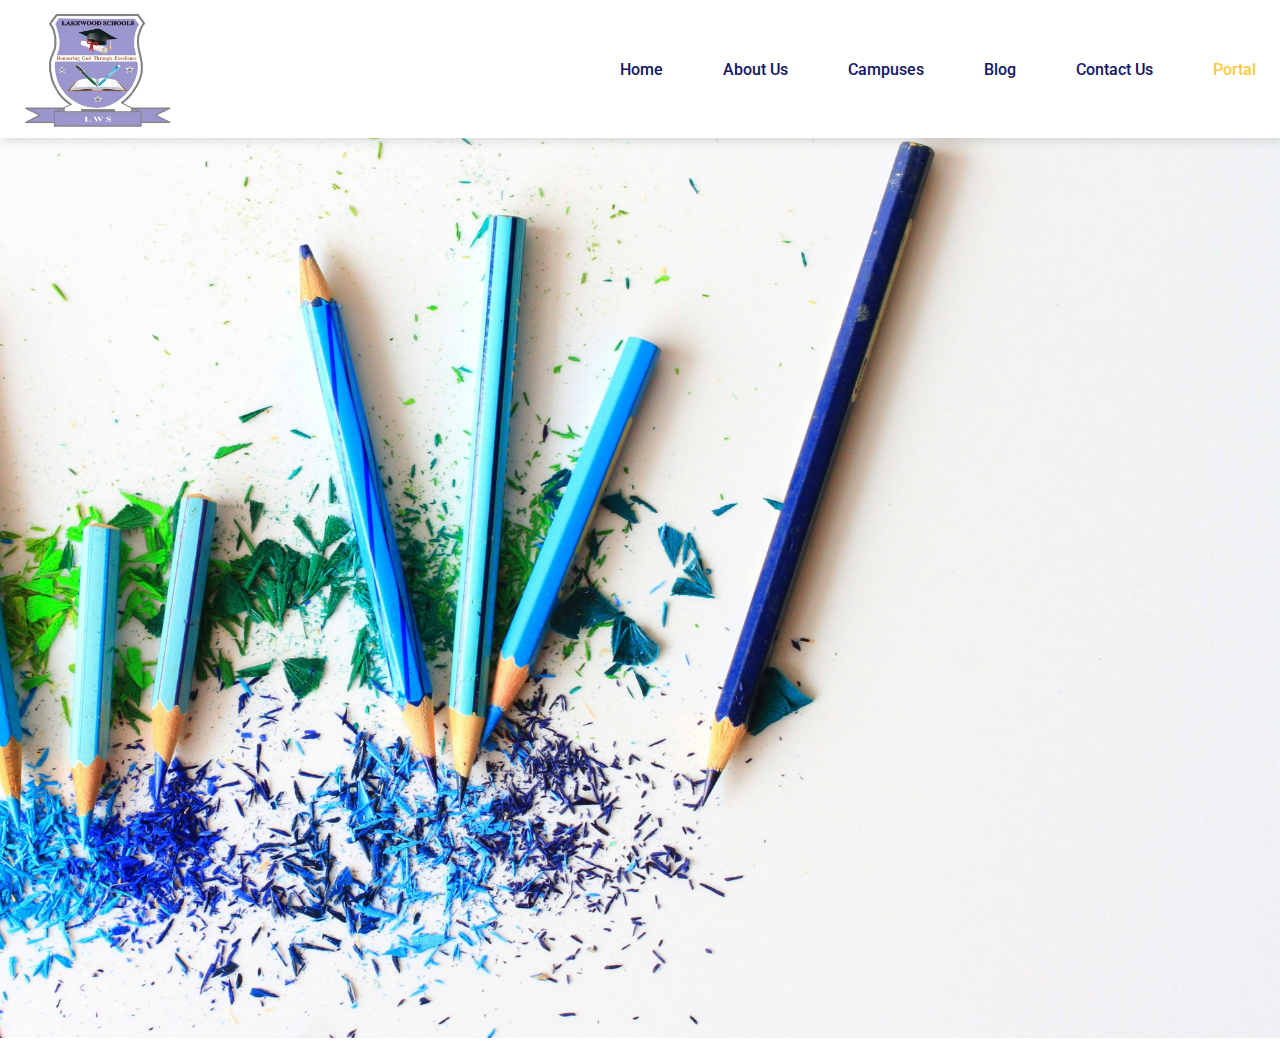
<file: portal.html>
<!DOCTYPE html>
<html lang="en">

<head>
    <meta charset="UTF-8">
    <meta http-equiv="X-UA-Compatible" content="IE=edge">
    <meta name="viewport" content="width=device-width, initial-scale=1.0">
    <title>LakeWood Schools-Best Schools in Kenya</title>

    <link rel="stylesheet" href="style.css">
    <link rel="fontawsome" href="https://cdnjs.cloudflare.com/ajax/libs/font-awesome/6.4.0/css/all.min.css">
    <link rel="preconnect" href="https://fonts.googleapis.com">
    <link rel="preconnect" href="https://fonts.gstatic.com" crossorigin>
    <link href="https://fonts.googleapis.com/css2?family=Poppins:wght@100;200;300;400;500;600;700;800;900&display=swap"
        rel="stylesheet">
    <link rel="stylesheet" href="https://cdnjs.cloudflare.com/ajax/libs/font-awesome/6.4.0/css/all.min.css">
    <script src="https://cdnjs.cloudflare.com/ajax/libs/jquery/3.7.1/jquery.min.js" integrity="sha512-v2CJ7UaYy4JwqLDIrZUI/4hqeoQieOmAZNXBeQyjo21dadnwR+8ZaIJVT8EE2iyI61OV8e6M8PP2/4hpQINQ/g==" crossorigin="anonymous" referrerpolicy="no-referrer"></script>



<style>

    /* Base styles */
:root {
    --primary-color: #a081cb;
    --hover-color: gold;
    --text-color: #333;
}

 *{
        margin:0;
        padding: 0;
        box-sizing: border-box;
    }


    

    html{
        font-family: poppins, 'Segoe UI', Tahoma, Geneva, Verdana, sans-serif;
        font-size: 12px;
        color: var(--text-color);
        text-align: center;
    }


    body{
    min-height: 100vh;
    background-image: url(./Images/portalbackground.jpg);
    background-size: cover;
    overflow: hidden;
    background-position: right;
    overflow: hidden;
    
}




/* Wrapper and form styles */
.wrapper{
    box-sizing: border-box;
    background-color: var(white);
    min-height: 100vh;
    width: max(40%, 600px);
    padding: 20px;
    border-radius: 0 20px 20px 0;
    display: flex;
    flex-direction: column;
    align-items: center;
    justify-content: center;

}

 h1{
    font-size: 3rem;
    font-weight: 900;
    text-transform: uppercase;
    color: rgb(15, 28, 33);
}

form{
    width: min(400px, 100%);
    margin-top: 20px;
    margin-bottom: 50px;
    display: flex;
    flex-direction: column;
    align-items: center;
    gap: 10px;
}

 form > div{
    width: 100%;
    display: flex;
    justify-content: center;
}

 form label{
    flex-shrink: 0;
    height: 50px;
    width: 50px;
    background-color: var(rgb(168, 114, 215));
    fill: #a081cb;
    color:white;
    border-radius: 10px 0 0 10px;
    display: flex;
    justify-content: center;
    align-items: center;
    font-size: 1.5rem;
    font-weight: 500;
}

form input{
    box-sizing: border-box;
    flex-grow: 1;
    min-width: 0;
    height: 50px;
    padding: 1em;
    font: inherit;
    border-radius: 0 10px 10px 0;
    border: 2px solid rgb(151, 139, 169);
    background-color: rgb(220, 173, 255);
    transition: 150ms ease;
}

form input:hover{
    border: 2px solid rgb(142, 61, 255);
}

form input:focus{
    outline: none;
    border-color: gold;
}

div:has(input:focus) > label{
    background-color: black;
    opacity: 1;

}

form input::placeholder{
    color: black;
}

form button{
    margin-top: 10px;
    border: none;
    border-radius: 1000px;
    padding: .85em 4em;
    background-color: #a081cb;
    font: inherit;
    font-weight: 600;
    text-transform: uppercase;
    cursor: pointer;
    transition: 180ms ease;
}

form button:hover{
    background-color: gold;
    outline: none;
}

a{
    text-decoration: none;
    color: rgb(25, 0, 255);
    font-size: large;
    font-weight: bold;
   
}

a:hover{
    text-decoration: underline;
}


 form div.incorrect label{
    background-color: rgb(246, 90, 90);
} 

form div .incorrect input{
    border-color: rgb(246, 90, 90);
}

/* Add these CSS rules for incorrect inputs/errors */
.incorrect label {
    background-color: rgb(246, 90, 90) !important;
}

.incorrect input {
    border-color: rgb(246, 90, 90) !important;
}

#error-message {
    color: #ff0000;
    margin: 10px 0;
    font-size: 14px;
}





/* Responsive styles */
@media (max-width: 769px) {
    .wrapper {
        width: 100%;
        padding: 15px;
    }

    nav {
        width: 100%;
        padding: 15px;
    }




    nav .navigation ul {
        position: fixed;
        top: 0;
        right: -220px;
        width: 220px;
        height: 100vh;
        background: rgba(17, 20, 104, 0.95);
        padding: 40px 0;
        transition: 0.3s ease;
    }

     
    nav .navigation ul.active {
        right: 0;
    }
    
    nav .navigation ul li {
        padding: 15px;
    }

    
    nav .navigation ul li a {
        color: white;
    }

       #menu-btn {
        display: initial;
        font-size: 1.5rem;
    }

        #menu-close {
        display: initial;
        position: absolute;
        top: 20px;
        right: 20px;
        color: white;
        font-size: 1.5rem;
    }

   


    form {
        width: 100%;
        padding: 0 10px;
    }

    form input {
        font-size: 14px;
    }

    form button {
        width: 100%;
        padding: 12px;
    }

}



@media (max-width: 475px) {
    html {
        font-size: 10px;
    }

    .wrapper {
        padding: 10px;
    }

    h1 {
        font-size: 2.5rem;
    }

    form label {
        width: 40px;
        height: 40px;
    }

    form input {
        height: 40px;
        padding: 0.8em;
    }

    nav img {
        width: 120px;
    }
}

@media (min-width: 770px) and (max-width: 1024px) {
    .wrapper {
        width: 50%;
    }

    form {
        width: 90%;
    }

    nav {
        width: 50%;
   }
}







</style>





</head>

<body >


    <!--Navigation-->
    <nav>
        <img src="./Images/WhatsApp Image 2025-09-13 at 16.07.17_c97ed739.jpg" alt="">
        <div class="navigation">
            <ul>
                <i id="menu-close"  class="fa-solid fa-xmark"></i>
                <li><a  href="index.html">Home</a></li>
                <li><a href="about.html">About Us</a></li>
                <li><a href="campuses.html">Campuses</a></li>
                <li><a href="blog.html">Blog</a></li>
                <li><a  href="contact.html">Contact Us</a></li>
                <li><a  class="active"  href="portal.html">Portal</a></li>
            </ul>
            <i id="menu-btn" class="fa-solid fa-bars"></i>
        </div>
    </nav>
    <!--End of Navigation-->


    <!--Sign Up-->
<section id="Signup" class="animate fade-in"> 
    <div class="wrapper animate scale-up">
        <h1>Login</h1>
        <p id="error-message"></p>
        <form id="form" action="">  <!--The action i for the back-end-->
        <div>
            <label for="email-input">
                <i class="fa-solid fa-envelope"></i>
            </label>
            <input type="email" name="email" id="email-input" placeholder="Email">
        </div>
        <div>
            <label for="password-input">
                <i class="fa-solid fa-key"></i>
            </label>
            <input required type="password" name="password" id="password-input" placeholder="Password">
        </div>
        <button type="submit">Login</button>
        </form> 
        
        <p>New here?<a href="signup.html"> creat an account </a> </p>

    </div>


   </section> 






























































    <script type="text/javascript" src="script.js"  defer></script>
    
    

    <script>
// Get form elements
const form = document.querySelector("#form");
const emailInput = document.querySelector('#email-input');
const passwordInput = document.querySelector('#password-input');
const errorMessage = document.querySelector('#error-message');

// Form submission handler
form.addEventListener('submit', function(e) {
    e.preventDefault();
    
    // Reset error states
    clearErrorStates();
    
    // Validate form
    const errors = validateLoginForm();
    
    if(errors.length > 0) {
        // Show errors if any
        showErrors(errors);
    } else {
        // Submit form if no errors
        form.submit();
    }
});

// Login form validation
function validateLoginForm() {
    const errors = [];
    
    // Email validation
    if(!emailInput.value.trim()) {
        errors.push('Email is required');
        markAsIncorrect(emailInput);
    } else if(!isValidEmail(emailInput.value)) {
        errors.push('Please enter a valid email');
        markAsIncorrect(emailInput);
    }
    
    // Password validation
    if(!passwordInput.value) {
        errors.push('Password is required');
        markAsIncorrect(passwordInput);
    } else if(passwordInput.value.length < 8) {
        errors.push('Password must be at least 8 characters');
        markAsIncorrect(passwordInput);
    }
    
    return errors;
}

// Helper functions
function isValidEmail(email) {
    return /^[^\s@]+@[^\s@]+\.[^\s@]+$/.test(email);
}

function markAsIncorrect(input) {
    input.parentElement.classList.add('incorrect');
}

function clearErrorStates() {
    // Clear all error states
    document.querySelectorAll('.incorrect').forEach(el => {
        el.classList.remove('incorrect');
    });
    errorMessage.textContent = '';
}

function showErrors(errors) {
    errorMessage.textContent = errors.join('. ');
}

// Clear errors on input
[emailInput, passwordInput].forEach(input => {
    if(input) {
        input.addEventListener('input', function() {
            this.parentElement.classList.remove('incorrect');
            if(errorMessage.textContent) {
                errorMessage.textContent = '';
            }
        });
    }
});
</script>


</body>





</html>
</file>
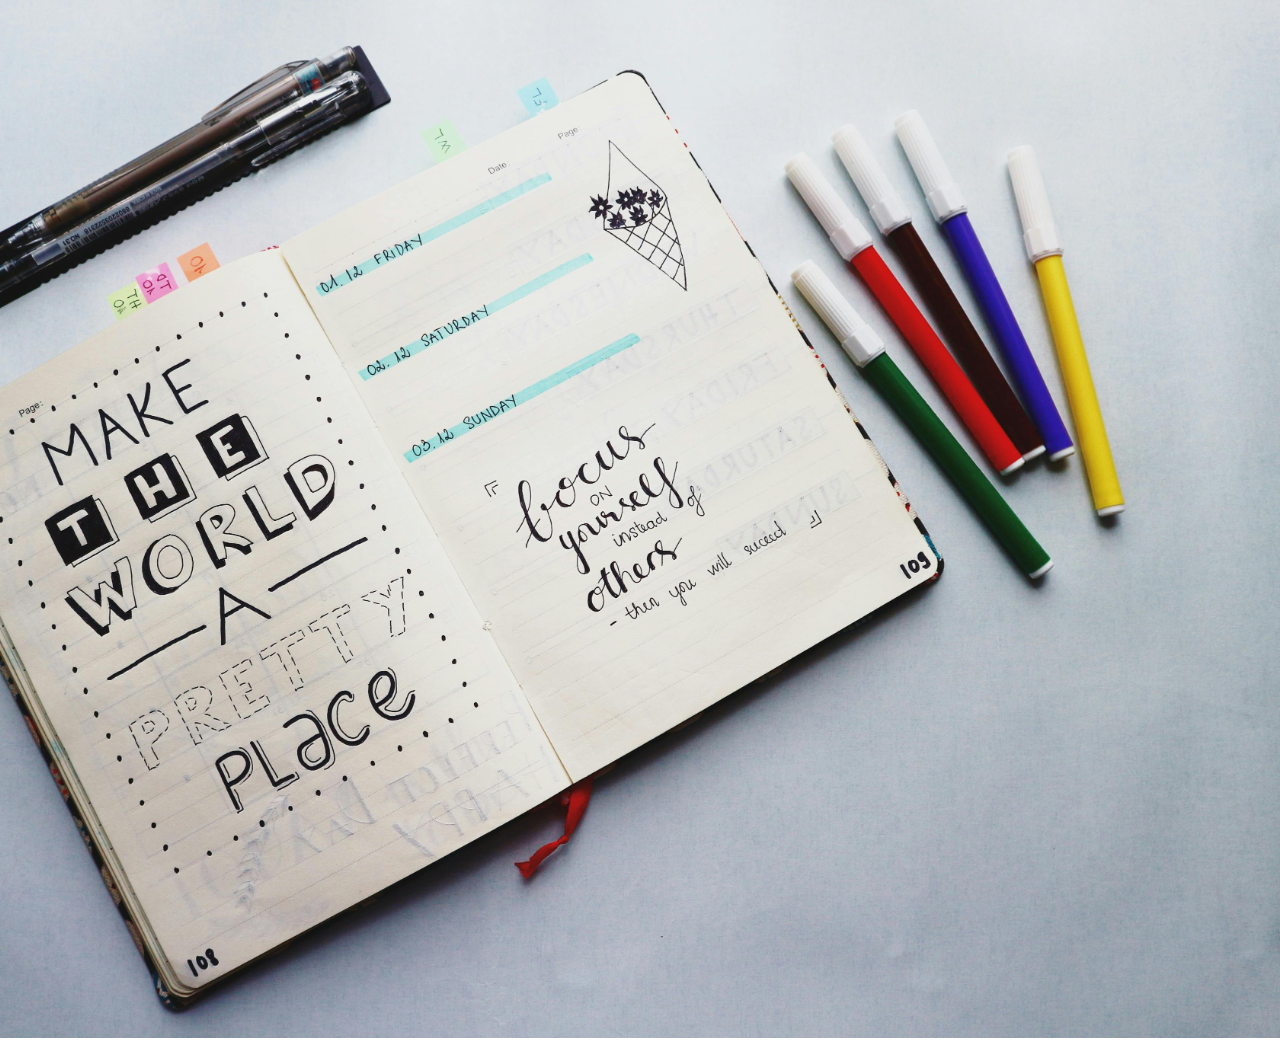
<file: signup.html>
<!DOCTYPE html>
<html lang="en">

<head>
    <meta charset="UTF-8">
    <meta http-equiv="X-UA-Compatible" content="IE=edge">
    <meta name="viewport" content="width=device-width, initial-scale=1.0">
    <title>LakeWood Schools-Best Schools in Kenya</title>

    <link rel="stylesheet" href="style.css">
    <link rel="fontawsome" href="https://cdnjs.cloudflare.com/ajax/libs/font-awesome/6.4.0/css/all.min.css">
    <link rel="preconnect" href="https://fonts.googleapis.com">
    <link rel="preconnect" href="https://fonts.gstatic.com" crossorigin>
    <link href="https://fonts.googleapis.com/css2?family=Poppins:wght@100;200;300;400;500;600;700;800;900&display=swap"
        rel="stylesheet">
    <link rel="stylesheet" href="https://cdnjs.cloudflare.com/ajax/libs/font-awesome/6.4.0/css/all.min.css">
    <script src="https://cdnjs.cloudflare.com/ajax/libs/jquery/3.7.1/jquery.min.js" integrity="sha512-v2CJ7UaYy4JwqLDIrZUI/4hqeoQieOmAZNXBeQyjo21dadnwR+8ZaIJVT8EE2iyI61OV8e6M8PP2/4hpQINQ/g==" crossorigin="anonymous" referrerpolicy="no-referrer"></script>



<style>

    /* Base styles */
:root {
    --primary-color: #a081cb;
    --hover-color: gold;
    --text-color: #333;
}

 *{
        margin:0;
        padding: 0;
        box-sizing: border-box;
    }


    

    html{
        font-family: poppins, 'Segoe UI', Tahoma, Geneva, Verdana, sans-serif;
        font-size: 12px;
        color: var(--text-color);
        text-align: center;
    }


    body{
    min-height: 100vh;
    background-image: url(./Images/portalmakeback.jpg);
    background-size: cover;
    overflow: hidden;
    background-position: right;
    overflow: hidden;
    
}




/* Wrapper and form styles */
.wrapper{
    box-sizing: border-box;
    background-color: var(white);
    min-height: 100vh;
    width: max(40%, 600px);
    padding: 20px;
    border-radius: 0 20px 20px 0;
    display: flex;
    flex-direction: column;
    align-items: center;
    justify-content: center;

}

 h1{
    font-size: 3rem;
    font-weight: 900;
    text-transform: uppercase;
    color: rgb(255, 255, 255);
}

form{
    width: min(400px, 100%);
    margin-top: 20px;
    margin-bottom: 50px;
    display: flex;
    flex-direction: column;
    align-items: center;
    gap: 10px;
}

 form > div{
    width: 100%;
    display: flex;
    justify-content: center;
}

 form label{
    flex-shrink: 0;
    height: 50px;
    width: 50px;
    background-color: var(rgb(168, 114, 215));
    fill: #a081cb;
    color:white;
    border-radius: 10px 0 0 10px;
    display: flex;
    justify-content: center;
    align-items: center;
    font-size: 1.5rem;
    font-weight: 500;
}

form input{
    box-sizing: border-box;
    flex-grow: 1;
    min-width: 0;
    height: 50px;
    padding: 1em;
    font: inherit;
    border-radius: 0 10px 10px 0;
    border: 2px solid rgb(151, 139, 169);
    background-color: rgb(220, 173, 255);
    transition: 150ms ease;
}

form input:hover{
    border: 2px solid rgb(142, 61, 255);
}

form input:focus{
    outline: none;
    border-color: gold;
}

div:has(input:focus) > label{
    background-color: black;
    opacity: 1;

}

form input::placeholder{
    color: black;
}

form button{
    margin-top: 10px;
    border: none;
    border-radius: 1000px;
    padding: .85em 4em;
    background-color: #a081cb;
    font: inherit;
    font-weight: 600;
    text-transform: uppercase;
    cursor: pointer;
    transition: 180ms ease;
}

form button:hover{
    background-color: gold;
    outline: none;
}

a{
    text-decoration: none;
    color: blue;
}

a:hover{
    text-decoration: underline;
}


 form div.incorrect label{
    background-color: rgb(246, 90, 90);
} 

form div .incorrect input{
    border-color: rgb(246, 90, 90);
}

/* Add these CSS rules */
.incorrect label {
    background-color: rgb(246, 90, 90) !important;
}

.incorrect input {
    border-color: rgb(246, 90, 90) !important;
}

#error-message {
    color: #ff0000;
    margin: 10px 0;
    font-size: 14px;
}





/* Responsive styles */
@media (max-width: 769px) {
    .wrapper {
        width: 100%;
        padding: 15px;
    }

    nav {
        width: 100%;
        padding: 15px;
    }




    nav .navigation ul {
        position: fixed;
        top: 0;
        right: -220px;
        width: 220px;
        height: 100vh;
        background: rgba(17, 20, 104, 0.95);
        padding: 40px 0;
        transition: 0.3s ease;
    }

     
    nav .navigation ul.active {
        right: 0;
    }
    
    nav .navigation ul li {
        padding: 15px;
    }

    
    nav .navigation ul li a {
        color: white;
    }

       #menu-btn {
        display: initial;
        font-size: 1.5rem;
    }

        #menu-close {
        display: initial;
        position: absolute;
        top: 20px;
        right: 20px;
        color: white;
        font-size: 1.5rem;
    }

   


    form {
        width: 100%;
        padding: 0 10px;
    }

    form input {
        font-size: 14px;
    }

    form button {
        width: 100%;
        padding: 12px;
    }

}



@media (max-width: 475px) {
    html {
        font-size: 10px;
    }

    .wrapper {
        padding: 10px;
    }

    h1 {
        font-size: 2.5rem;
    }

    form label {
        width: 40px;
        height: 40px;
    }

    form input {
        height: 40px;
        padding: 0.8em;
    }

    nav img {
        width: 120px;
    }
}

@media (min-width: 770px) and (max-width: 1024px) {
    .wrapper {
        width: 50%;
    }

    form {
        width: 90%;
    }

    nav {
        width: 50%;
   }
}







</style>





</head>

<body >


    <!--Navigation-->
    <nav class="animate slide-right">
        <img src="./Images/WhatsApp Image 2025-09-13 at 16.07.17_c97ed739.jpg" alt="">
        <div class="navigation">
            <ul>
                <i id="menu-close"  class="fa-solid fa-xmark"></i>
                <li><a  href="index.html">Home</a></li>
                <li><a href="about.html">About Us</a></li>
                <li><a href="campuses.html">Campuses</a></li>
                <li><a href="blog.html">Blog</a></li>
                <li><a  href="contact.html">Contact Us</a></li>
                <li><a  class="active"  href="portal.html">Portal</a></li>
            </ul>
            <i id="menu-btn" class="fa-solid fa-bars"></i>
        </div>
    </nav>
    <!--End of Navigation-->


    <!--Sign Up-->
<section id="Signup" class="animate fade-in"> 
    <div class="wrapper animate scale-up">
        <h1>Sign Up</h1>
        <p id="error-message"></p>
        <form id="form" action="">  <!--The action i for the back-end-->
        <div>
            <label for="firstname-input">
                <i class="fa-solid fa-user"></i>
            </label>
            <input required type="text" name="firstname" id="firstname-input" placeholder="FisrtName">
        </div>
        <div>
            <label for="email-input">
                <i class="fa-solid fa-envelope"></i>
            </label>
            <input type="email" name="email" id="email-input" placeholder="Email">
        </div>
        <div>
            <label for="password-input">
                <i class="fa-solid fa-key"></i>
            </label>
            <input required type="password" name="password" id="password-input" placeholder="Password">
        </div>
        <div>
            <label for="repeat-password-input">
                <i class="fa-solid fa-repeat"></i>
            </label>
            
            <input type="password" name="repeat-password" id="repeat-password-input" placeholder="Repeat Password">

        </div>
        <button type="submit">SignUp</button>
        </form> 
        
        <p>Alraedy have an Account?<a href="portal.html"> Login </a> </p>

    </div>


   </section> 






























































    <script type="text/javascript" src="script.js"  defer></script>
    
    

    <script>
// Get form elements
const form = document.querySelector("#form");
const firstnameInput = document.querySelector('#firstname-input');
const emailInput = document.querySelector('#email-input');
const passwordInput = document.querySelector('#password-input');
const repeatPasswordInput = document.querySelector('#repeat-password-input');
const errorMessage = document.querySelector('#error-message');

// Form submission handler
form.addEventListener('submit', function(e) {
    e.preventDefault();
    
    // Reset error states
    clearErrorStates();
    
    // Validate form
    const errors = validateForm();
    
    if(errors.length > 0) {
        // Show errors if any
        showErrors(errors);
    } else {
        // Submit form if no errors
        form.submit();
    }
});

// Validation function
function validateForm() {
    const errors = [];
    
    // Firstname validation
    if(!firstnameInput.value.trim()) {
        errors.push('First name is required');
        markAsIncorrect(firstnameInput);
    }
    
    // Email validation
    if(!emailInput.value.trim()) {
        errors.push('Email is required');
        markAsIncorrect(emailInput);
    } else if(!isValidEmail(emailInput.value)) {
        errors.push('Please enter a valid email');
        markAsIncorrect(emailInput);
    }
    
    // Password validation
    if(!passwordInput.value) {
        errors.push('Password is required');
        markAsIncorrect(passwordInput);
    } else if(passwordInput.value.length < 8) {
        errors.push('Password must be at least 8 characters');
        markAsIncorrect(passwordInput);
    }
    
    // Confirm password validation
    if(passwordInput.value !== repeatPasswordInput.value) {
        errors.push('Passwords do not match');
        markAsIncorrect(passwordInput);
        markAsIncorrect(repeatPasswordInput);
    }
    
    return errors;
}

// Helper functions
function isValidEmail(email) {
    return /^[^\s@]+@[^\s@]+\.[^\s@]+$/.test(email);
}

function markAsIncorrect(input) {
    input.parentElement.classList.add('incorrect');
}

function clearErrorStates() {
    // Clear all error states
    document.querySelectorAll('.incorrect').forEach(el => {
        el.classList.remove('incorrect');
    });
    errorMessage.textContent = '';
}

function showErrors(errors) {
    errorMessage.textContent = errors.join('. ');
}

// Clear errors on input
[firstnameInput, emailInput, passwordInput, repeatPasswordInput].forEach(input => {
    input.addEventListener('input', function() {
        this.parentElement.classList.remove('incorrect');
        if(errorMessage.textContent) {
            errorMessage.textContent = '';
        }
    });
});
</script>


</body>





</html>
</file>
<file: style.css>
@import url('https://fonts.googleapis.com/css2?family=Roboto:wght@400;700&display=swap');

* {
    margin: 0;
    padding: 0;
    box-sizing: border-box;
    overflow-x: hidden;
}


/* Button styling */
.btn {
    display: flex;
    gap: 1.5rem;
    justify-content: center;
    align-items: center;
    margin: 30px 0;
    padding: 20px 0;
}

.btn a {
    text-decoration: none;
    font-size: 0.9rem;
    padding: 13px 35px;
    font-weight: 600;
    border-radius: 5px;
    transition: 0.3s ease;
    min-width: 150px; /* Added minimum width */
    text-align: center;
}

/* Blue button variant */
.btn a.blue {
    color: #fff;
    background: rgb(21, 21, 100);
}

.btn a.blue:hover {
    color: rgb(21, 21, 100);
    background: #fff;
}

/* Yellow button variant */
.btn a.yellow {
    color: #fff;
    background: #fdc93b;
}

.btn a.yellow:hover {
    color: rgb(21, 21, 100);
    background: #fff;
}


body {
    font-family: 'Roboto', sans-serif;
    width: 100%;
    max-width: 100vw;
    overflow-x: hidden;
}

h1{
    font-size: 2.5rem;
    font-weight: 700;
    color: rgb(35, 35, 85) ;
}

span{
    font-size: 1.5rem;
    color: #5b5be1;
}

h6{
    font-size: 1.1rem;
    color: rgb(24, 24, 49);
}


/*Navigation*/
nav {
   
    width: 100%;
    background-color: #fff;
    display: flex;
    justify-content: space-between;
    align-items: center;
    padding: 0.5rem 2rem;
    box-shadow: 2px 2px 10px rgba(0, 0, 0, 0.15);
    z-index: 1000;
}

nav img{
    width: 150px;
}
 .navigation{
    display: flex;
    align-items: center;
 }

.navigation ul {
    display: flex;
    gap: 30px;
}


nav .navigation{
    display: flex;
    
}

#menu-btn{
    width: 30px;
    height: 30px;
    display: none;
}

#menu-close{
    display: none;
}

nav .navigation ul{
    display: flex;
   justify-content: flex-end;
    align-items: center;
}

nav .navigation ul li{
    list-style: none;
    margin-left: 30px;
}

nav .navigation ul li a{
    text-decoration: none;
    color: rgb(21, 21, 100);
    font-size: 16px;
    font-weight: 500;
    transition: 0.5s ease;
}

nav .navigation ul li a.active {
    color: #fdc93d;
}

nav .navigation ul li a:hover{
   color: #fdc93d;

}


/*Home*/


#home{
    background-image: linear-gradient(rgba(9, 5, 54, 0.5), rgba(5, 4, 46, 0.7)), url(./Images/hero\ img.jpg);
    height: 100vh;
    width: 100%;
    background-size: cover;
    background-position: center;
    display: flex;
    flex-direction: column;
    justify-content: center;
    align-items: center;
    text-align: center;
    padding-top:40px ;
}

#home h2{
    color: #fff;
    font-size: 2.5rem;
    letter-spacing: 1px;
    margin-bottom: 20px;
}

#home p{
    width: 50%;
    color: #ddd;
    font-size: 0.9rem;
    letter-spacing: 1px;
    line-height: 25px;
}



#home .btn{
    margin-top: 30px;
}


#home a{
    text-decoration: none;
    font-size: 0.9rem;
    padding: 13px 35px;
    background-color: #fff;
    font-weight: 600;
    border-radius: 5px;
}

#home a.blue{
    color: white;
    background: rgb(21, 21, 100);
    transition: 2s ease;
}

#home a.blue:hover{
    background: #ffffff;
    color: rgb(21, 21, 100);
  
}

#home a.yellow{
    color: white;
    background: #fdc93b;
    transition: 2s ease;

}

#home a.yellow:hover{
    background: #ffffff;
    color: rgb(21, 21, 100);
  
}


/*Features*/
#features{
    padding: 5vw 8vw 0 8vw;
    text-align: center;
}


#features .fea-base{
    display: grid;
    grid-template-columns: repeat(auto-fit, minmax(320px, 1fr));
    grid-gap: 1rem;
    margin-top: 50px;
}




#features .fea-box{
    background-color: darkblue;
    text-align: start;
    color: #fff;

}

#features .fea-box i{
    font-size: 3rem;
    color: #fdc93b; 
}

#features .fea-box h3{
   font-size: 1.2rem;
   font-weight: 600;
   
   padding: 13px 0 7px 0;
}

#features .fea-box p{
    font-size: 1rem;
    font-weight: 400;
    
   
}


/*course*/
#course{
    padding: 8vw 8vw 8vw 8vw;
    text-align: center;

}

#course .course-box{
    display: grid;
    grid-template-columns: repeat(auto-fit, minmax(320px, 1fr));
    grid-gap: 1rem;
    margin-top: 50px;

}



#course .courses{
    text-align: start;
    background: #F9F9FF;
    height: 100%;
    position: relative;
}


#course .course-flex {
    display: flex;
    gap: 2rem;
    padding: 2rem;
    max-width: 1200px;
    margin: 0 auto;
   
}

#course .course-images {
    flex: 1;
    display: grid;
    grid-template-columns: repeat(2, 1fr);
    gap: 1rem;
}

.course-images img {
    width: 100%;
    height: 200px;
    object-fit: cover;
    border-radius: 8px;
    transition: transform 0.3s ease;
}

.course-details {
    flex: 1;
    padding: 1rem;
}

#course .courses img{
    width: 100%;
    background-size: cover;
    background-position: center;
    height: 60%;
}

.course-images img:hover {
    transform: scale(1.05);
}

.course-details {
    flex: 1;
    padding: 1rem;
}

.details span {
    font-size: 1.2rem;
    font-weight: 600;
    color: #526edc;
}

.details h6 {
    font-size: 1rem;
    line-height: 1.6;
    margin: 0.5rem 0;
}

#course .courses .details{
    padding: 15px 15px 0 15px;
}

#course .courses .cost{
    background-color: rgb(74, 74, 136);
    color: white;
    line-height: 70px;
    width: 70px;
    height: 70px;
    text-align: center;
    border-radius: 50%;
    position: absolute;
    right: 15px;
    bottom: 100px;

}





/*Registration*/
#registration{
    padding: 6vw 8vw;
    background-image: linear-gradient(rgb(99,112,168,0.5),rgb(81,91,233,0.5),url(./Images/excellence\ pic\ graduatgion.jpg));
    width: 100%;
    height: 100%;
    background-size: cover;
    background-position: center;
    background-color: rgb(255, 9, 1);
    display: flex;
    flex-wrap: wrap;
    gap: 20px;
    justify-content: space-between;
    align-items: center;

}

#registration .reminder{
    color: white;
    flex: 1;
    min-width: 300px;
}

#registration .reminder .time{
    display: flex;
    margin-top: 40px;
}

#registration .reminder .time .date{
    text-align: center;
    padding: 13px 33px;
    background: rgba(255, 255, 255, 0.25);
    backdrop-filter: blur(4px);
    box-shadow: o 8px 32px 0 rgba(31, 38, 135, 0.37);
    border-radius: 10px;
    margin: 0 5px 10px 5px;
    border: 1px solid rgba(255, 255, 255, 0.18);
    font-size: 1.1rem;
    font-weight: 600;
}

#registration .form{
    background-color: white;
    border-radius: 8px;
    display: flex;
    flex: 1;
    min-width: 300px;
    width: 100%;
    max-width: 500px;
    flex-direction: column;
    padding: 40px;
    box-shadow: o 8px 32px 0 rgba(31, 38, 135, 0.37);

}

#registration .form input{
    margin: 15px 0;
    padding: 15PX 10px;
    border: 1px solid rgb(84, 40, 241);
    outline: none;
}






#registration .form .btn{
    margin-top: 20px;
}

#registration a.yellow{
     text-decoration: none;
    font-size: 0.9rem;
    padding: 13px 35px;
    background-color: #fff;
    font-weight: 600;
    border-radius: 5px;
    color: white;
    background: #fdc93b;
    transition: 2s ease;

}

#registration a.yellow:hover{
    background: #ffffff;
    color: rgb(21, 21, 100);
  
}




/*experts*/

#experts{
    padding: 8vw 8vw 8vw 8vw;
    text-align: center;
}

#experts .expert-box{

    display: grid;
    grid-template-columns: repeat(auto-fit, minmax(320px, 1fr));
    grid-gap: 1rem;
    margin-top: 50px;
}

#experts .expert-box .profile{
    background-color: gray;
    padding: 30px 10px;
}

#experts .expert-box .profile p{
    color: #fff;

}




/*Footer*/

footer{
    padding: 8vw;
    background-color: #101c32;
    display: flex;
    justify-content: space-between;
    align-items: start;
    flex-wrap: wrap;
}

footer .footer-col{
    padding-bottom: 40px;
}

footer h3{
    color: rgb(241, 240, 245);
    font-weight: 600;
    padding-bottom: 20px;
}

footer li{
    list-style: none;
    color: #7b838a;
    padding: 10px 0;
    font-size: 15px;
    cursor: pointer;
    transition: 0.5s;
}

footer li:hover{
color: rgb(241, 240, 245);
}


footer p{
    color: #7b838a;
}

footer .subscribe{
    margin-top: 20px;
}

footer input{
    width: 220px;
    padding: 15px 12px;
    background: #334f6c;
    border: none;
    outline: none;
    color: #fff;
}

footer .subscribe a{

}



footer .subscribe a{
    text-decoration: none;
    font-size: 0.9rem;
    padding: 13px 35px;
    background-color: #fff;
    font-weight: 600;
    border-radius: 5px;
}


footer .subscribe a.yellow{
    color: white;
    background: #fdc93b;
    transition: 2s ease;

}

footer .subscribe a.yellow:hover{
    background: #ffffff;
    color: rgb(21, 21, 100);
  
}

footer .copyright{
    margin-top: 20px;
    display: flex;
    justify-content: space-between;
    align-items: center;
    width: 100%;
    flex-wrap: wrap;
}

footer .copyright p{
    color: #fff;
}



/*About*/
#about-home{
    background-image: linear-gradient(rgba(9, 5, 54, 0.5), rgba(5, 4, 46, 0.7)), url(./Images/vintage\ school.jpg);
    height: 60vh;
    width: 100%;
    background-size: cover;
    background-position: center;
    display: flex;
    flex-direction: column;
    justify-content: center;
    align-items: center;
    text-align: center;
    padding-top:40px ;
    font-size: xx-large;
}

#about-home h2{
    color: #fff;
    font-size: 2.2rem;
    letter-spacing: 1px;
}


#about-container{
    display: flex;
    align-items: center;
    padding: 8vw 8vw 2vw 8vw;
}





#about-container .about-img {
    padding-top: 30px;
    width: 60%;
    height: auto;
    padding-right: 60px;
}



#about-container .about-text{
    width: 40%;
   
}

#about-container .about-text h2{
    color: #33425a;
    padding-bottom: 15px;
    padding-top: 10px;
}

#about-container .about-text p{
    color: #29303b;
  font-weight: 300;
}

#about-container .about-img img {
    width: 500px;
    height: 500px;
    object-fit: cover;
    margin: 0 auto;

}


#trust{
    text-align: center;
    padding: 8vw;
}

#trust .trust-img{
    margin-top: 60px;
    display: flex;
    justify-content: space-between;
    align-items: center;
}

#trust .trust-img img{
    width: 90px;
    height: auto;
}


/*Blog*/

#blog-container{
    display: flex;
    align-items: flex-start;
    justify-content: space-between;
    padding: 8vw;
}

#about-container .blogs{
    width: 60%;
}

#about-container .blogs img{
    width: 100%;
    border-radius: 19px;
}

#about-container .blogs .post{
    padding-bottom: 60px;
}

#blog-container .blogs .post h3{
    color: #29303b;
    padding: 15px 0 10px 0;
}

#about-container .cate{
    width: 30%;
}


/*above Checked Up---- */

#blog-container .blog .blogpost{
            width: 60%;
            margin: 0 auto;


}

/*REFERENCE*/

/* Blog styles */
#blog-container {
    display: flex;
    align-items: flex-start;
    justify-content: space-between;
    padding: 8vw;
    gap: 30px;
}

#blog-container .blogs {
    flex: 2;
}

#blog-container .blogs img {
    width: 100%;
    border-radius: 19px;
    margin-bottom: 20px;
}

#blog-container .blogs .post {
    padding-bottom: 60px;
}

#blog-container .blogs .post h3 {
    color: rgb(29, 29, 29);
    padding: 15px 0;
    font-size: 1.5rem;
}

#blog-container .blogs .post p {
    color: rgb(70, 70, 70);
    padding-bottom: 20px;
    line-height: 24px;
}

#blog-container .blogs .post a {
    text-decoration: none;
    font-size: 0.9rem;
    padding: 13px 35px;
    background: rgb(21, 21, 100);
    color: #fff;
    border-radius: 5px;
    font-weight: 600;
}

#blog-container .blogs .post a:hover {
    background: #fdc93b;
    color: rgb(21, 21, 100);
    transition: 0.3s ease;
}

/* Categories sidebar */
#blog-container .cate {
    flex: 1;
    padding: 20px;
    background: #f7f7f7;
    border-radius: 10px;
}

#blog-container .cate h2 {
    padding-bottom: 15px;
    color: rgb(29, 29, 29);
}

#blog-container .cate a {
    text-decoration: none;
    color: rgb(70, 70, 70);
    font-weight: 500;
    display: block;
    padding: 15px 0;
    transition: 0.3s ease;
}

#blog-container .cate a:hover {
    color: #fdc93b;
}

#blog-container .cate hr {
    border: none;
    height: 1px;
    background: rgb(212, 212, 212);
}



/*POST PAGE-BLOG */
/* Post page specific styles */
#blog-container .blogs .post {
    padding: 0 0 60px 0;
    margin-bottom: 40px;
}

#blog-container .blogs .post img {
    width: 50%;
    max-height: 750px;
    object-fit: cover;
    border-radius: 15px;
    margin-bottom: 20px;
}

#blog-container .blogs .post h3 {
    color: rgb(29, 29, 29);
    padding: 15px 0;
    font-size: 1.5rem;
}

#blog-container .blogs .post p {
    color: rgb(70, 70, 70);
    padding-bottom: 20px;
    line-height: 1.7;
}

#blog-container .blogs .post a {
    text-decoration: none;
    font-size: 0.9rem;
    padding: 13px 35px;
    background: rgb(21, 21, 100);
    color: #fff;
    border-radius: 5px;
    font-weight: 600;
    transition: 0.3s ease;
}

#blog-container .blogs .post a:hover {
    background: #fdc93b;
    color: rgb(21, 21, 100);
}






























/*Campuses*/
#home-campuses{
         background-image: linear-gradient(rgba(9, 5, 54, 0.5), rgba(5, 4, 46, 0.7)), url(./Images/vintage\ school\ entrance.jpg);
    height: 100vh;
    width: 100%;
    background-size: cover;
    background-position: center;
    display: flex;
    flex-direction: column;
    justify-content: center;
    align-items: center;
    text-align: center;
    padding-top:40px ;
}  



#home-campuses h2{
    color: #fff;
    font-size: 2.5rem;
    letter-spacing: 1px;
    margin-bottom: 20px;
}

#home-campuses p{
    width: 50%;
    color: #ddd;
    font-size: 0.9rem;
    letter-spacing: 1px;
    line-height: 25px;
}



#home-campuses .btn{
    margin-top: 30px;
}


#home-campuses a{
    text-decoration: none;
    font-size: 0.9rem;
    padding: 13px 35px;
    background-color: #fff;
    font-weight: 600;
    border-radius: 5px;
}

#home-campuses a.blue{
    color: rgb(0, 0, 0);
    background: #fdc93b;
    transition: 2s ease;
}

#home-campuses a.blue:hover{
    background: rgb(21, 21, 100);
    color: white;
  
}



/*CAMPUSE  INNER */

#campuse-inner{
    display: flex;
    justify-content: space-between;
    align-items: flex-start;
    padding: 8vw;

}

#campuse-inner h3{
    padding 35px 0 25px;
    color: #3d67ab;
}

#campuse-inner p{
    color: #33425a;
}

#campuse-inner hr{
    height: 5px;
    background-color: #9e5dfa;
    margin-top: 40px;
}

#campuse-inner .overview{
    width: 70%;
}


#campuse-inner .overview .campuse-img{
    width: 100%;
    height: 60vh;
    object-fit: cover;
    border-radius: 12px;
    margin-bottom: 20px;
}

#campuse-inner .overview .campuse-head{
    display: flex;
    align-items: flex-start;
    justify-content: space-between;
}

#campuse-inner .overview .campuse-head .c-name{
    width: 70%;
}

#campuse-inner .overview .campuse-head .c-name h2{
    color: #569ae3;
    margin: 6px 0;
}

#campuse-inner .overview .campuse-head .c-name p{
    padding-top: 5px;
    font-weight: bold;
    padding-bottom: 10px;
}

#campuse-inner .overview .campuse-head .c-name ul{
        justify-content: space-between;
}

#campuse-inner .overview .campuse-head .c-name li{
        justify-content: space-between;
        padding: 5px;
}

#campuse-inner .overview .campuse-head span{
    padding: 16px 22px;
    border-radius: 5px;
    color: rgb(255, 255, 255);
    font-size: 24px;
    font-weight: 700;
    background-color: #908b8b;
    box-shadow: 10px 5px 17px rgb(0, 0, 0);
}

#campuse-inner .learn p{
    font-size: 15px;
    padding-bottom: 15px;
}

#campuse-inner .learn i{
    color: #600dd4;
    font-weight: 700;
    margin-right: 20px;
}

#campuse-inner .tutor{
    display: flex;
}

#campuse-inner .tutor-det{
    padding-top: 140px;
}

#campuse-inner .tutor img{
    width: 200px;
    height: 200px;
    border-radius: 50%;
    margin-right: 20px;
}

#campuse-inner .tutor h5{
    font-size: 15px;
}

#campuse-inner .enroll{
    width: 300px;
    padding: 0 30px 30px 30px;
    border-radius: 11px;
    box-shadow: 0px 20px 10px rgb(128, 162, 228);
}

#campuse-inner .enroll h3{
    padding-bottom: 10px;
}

#campuse-inner .enroll p{
    font-size: 15px;
    color: rgb(70, 70, 70);
    margin: 15px 0;
}

#campuse-inner .enroll p i{
    color: #600dd4;
    font-weight: 500;
    
    text-align: center;
}

#campuse-inner .enroll-bt{
    padding:25 0 20 0;
    margin: auto;
    text-align: center;
}

#campuse-inner .enroll-bt a{
    text-decoration: none;
    font-size: .8rem;
    padding: 13px 45px;
    border-radius: 5px;
    font-weight: 600;
    color: white;
    background-color: rgb(21, 21, 100);
}

#theHub .learn-container{
    display: flex;
    align-items: flex-start;
    gap:40px;
    margin: 30px 0;
    width: 100%;
    height: 50%;
    
}


#theHub .learn{
    width: 60%;
}

#theHub .learn-container h5{
text-align: center;
 /* border: 1px solid blue;  For visualization */
  padding: 10px;
  font-size: 35px;

}
    

#theHub .learn-container h6{
    text-align: center;
    font-size: 25px;
    color: #569ae3;
    font-weight: lighter;
    padding-bottom: 10px;

}

#theHub .learn-container .learn hr{
       border: none;
        height: 1px;
        background-image: linear-gradient(to right, rgba(15, 114, 181, 0), rgba(61, 7, 223, 0.75), rgba(149, 101, 252, 0));  
}

#theHub .learn-container .learn p{
    padding: 40px 5px 5px 40px;
    width: 70%;
}

#theHub .learn-container .learn-img{
    width: 35%;
}

#theHub .learn-container .learn-img img{
    width: 90%;
    align-items: center;
}



/*IMPORTANT DOCUMENTS*/

#documents .all-doc{
    
   text-align: center;
   margin-top: 50px;
   margin-bottom: 50px;
   justify-content: space-between;
}

#documents .all-doc .doc-text{
    margin-bottom: 40px;
}


/* Button styling */
.doc-btns {
    display: flex;
    gap: 1.5rem;
    justify-content: center;
    align-items: center;
    margin: 30px 0;
    padding: 20px 0;
}

.doc-btns a {
    text-decoration: none;
    font-size: 1.8rem;
    padding: 13px 35px;
    font-weight: 600;
    border-radius: 56px;
    transition: 0.3s ease;
    min-width: 150px; /* Added minimum width */
    text-align: center;
}

/* Blue button variant */
.doc-btns a.feestr {
    color: #fff;
    background: rgb(21, 21, 100);
}

.doc-btns a.feestr:hover {
    color: rgb(21, 21, 100);
    background: #6fd1fa;
}








/* Contact */

#contact{
    padding: 8vw;
    display: flex;
    justify-content: space-between;
    align-items: flex-start;
}

#contact .getin{
    width: 350px;
}

#contact .getin h2{
    color: black;
    font-size: 30px;
    font-weight: 800;
    margin-bottom: 16px;
}

#contact .getin p{
    color: #29303b;
    margin-bottom: 33px;
    padding-bottom: 25px;
    border-bottom: 1px solid rgb(105, 161, 224);
}

#contact .getin h3{
    color: #33425a;
    font-size: 16px;
    font-weight: 600;
    margin-bottom: 15px;
}

#contact .getin .gettin-details div{
    display: flex;
}

#contact .getin .gettin-details div .get{
    font-size: 16px;
    color: #600dd4;
    margin-right: 20px;
}

#contact .getin .gettin-details div p{
    font-size: 14px;
    margin-bottom: 15px;
}

#contact .getin .gettin-details .pro-links i{
    margin-right: 8px;

}

#contact .form{
    width: 60%;
    background: rgb(245, 246, 246);
    padding: 40px;
    border-radius: 10px;
}


#contact .form h4{
    font-size: 24px;
    color: #33425a;
    margin-bottom: 8px;
}

#contact .form p{
    color: #29303b;
    margin-bottom: 33px;
    padding-bottom: 25px;
    border-bottom: 1px solid rgb(105, 161, 224);
}

#contact .form .form-row{
    display: flex;
    justify-content: space-between;
    width: 100%;
}

#contact .form .form-row input{
    width: 48%;
    font-size: 14px;
    font-weight: 400;
    border-radius: 3px;
    border: none;
    background:#ffffff;
    color: #908b8b;
    outline: none;
    padding: 20px 30px;
    margin-bottom: 20px;
}

#contact .form .form-col input,
#contact .form .form-col textarea{
    width: 100%;
    font-size: 14px;
    font-weight: 400;
    border-radius: 3px;
    border: none;
    background:#ffffff;
    color: #908b8b;
    outline: none;
    padding: 20px 30px;
    margin-bottom: 20px;
}


#contact .form button{
    font-size: .9rem;
    padding: 13px 25px;
    background: rgb(21, 21, 100);
    border-radius: 5px;
    outline: none;
    border: none;
    font-weight: 600;
    cursor: pointer;
    color: white;
}

#map{
    width: 100%;
    height: 70vh;
    margin-bottom: 8vw;
}

#map iframe{
    width: 100%;
    height: 100%;

}


/* Animation Classes */
.animate {
    opacity: 0;
    transition: all 0.8s ease-out;
}

.fade-in {
    opacity: 0;
    transform: translateY(20px);
}

.slide-left {
    opacity: 0;
    transform: translateX(-50px);
}

.slide-right {
    opacity: 0;
    transform: translateX(50px);
}

.scale-up {
    opacity: 0;
    transform: scale(0.8);
}

/* Active states when element is visible */
.animate.active {
    opacity: 1;
    transform: translate(0) scale(1);
}


























/*RESPONSIVENESSSSSSSSSSSSSSSSECTIONNNNNNNNNNNNNNNNNNNNNNNNNNNNNNNNNN*/

/* Add responsive styling for different screen sizes */









/* Responsive adjustments */
@media (max-width: 769px) {
    .btn {
        flex-direction: row;
        gap: 1rem;
        padding: 15px 0;
    }
    
    .btn a {
        padding: 12px 25px;
        font-size: 0.8rem;
        min-width: 130px;
    }
}

@media (max-width: 475px) {
    .btn {
        flex-direction: column;
        gap: 1rem;
        padding: 10px;
    }
    
    .btn a {
        width: 200px;
        text-align: center;
    }
}




@media(max-width:769px){
    nav{
        padding: 15px 20px;
    }
    nav img {
        width: 50px;
        
    }
    #menu-btn{
    
   display: block;
        font-size: 24px;
        cursor: pointer;
}

#menu-close{
     position: absolute;
        top: 15px;
        right: 15px;
        color: #fff;
        font-size: 24px;
        cursor: pointer;
        z-index: 100;
        padding: 5px;
}

nav .navigation ul{
        position: fixed;
        top: 0;
        right: -220px;
        width: 220px;
        height: 100vh;
        background: rgba(17, 20, 104, 0.95);
        backdrop-filter: blur(4.5px);
        display: flex;
        flex-direction: column;
        gap: 0;
        padding: 0;
        margin: 0;
        transition: 0.3s ease;
        z-index: 1000;
        overflow-y: auto;
    }
    



nav .navigation ul .active{
    right: 0;
}

  nav .navigation ul li:first-child {
        margin-top: 50px; /* Add space for close button */
    }

nav .navigation ul li{
    border-bottom: 1px solid rgba(255, 255, 255, 0.18);
    margin: 0;
    padding: 0;
    width: 100%;
    text-align: center;
    padding: 15px 0;}



nav .navigation ul li a{
color: #fff;
display: block;
        width: 100%;
}


#home{
    padding-top: 0px;
}
#home p{
    width: 90%;
    max-width: 600px;
    margin: 0 auto;

}

#features{
    padding: 8vw 8vw 0 8vw;

}

#features .fea-base{
    grid-template-columns: 1fr;
    padding: 0 20px;
}

#course{
    padding: 8vw 4vw 0 4vw;

}

#course .course-box{
    grid-template-columns: 1fr;
    padding: 0 20px;

}

#registration{
    margin-top: 8vw;
    padding: 30px 20px;
    flex-direction: column;
    align-items: center;
}

   #registration .form {
        width: 100%;
        padding: 20px;
    }

#registration .reminder .time{
    display: flex;
    flex-wrap: wrap;
    margin-top: 40px;
}

#experts{
    padding: 8vw 8vw 4vw 8vw;
    text-align: center;
}

footer .copyright .pro-links{
    margin-top: 15px;
}

/*ABOUT*/

#about-container{
   flex-direction: column;
    padding: 20px;
}


#about-container .about-img{
    padding: 30px;
    height: auto;
}


    #about-container .about-img,
    #about-container .about-text {
        width: 100%;
        padding: 20px;
    }



#about-container .about-img img {
        max-width: 800px;
        margin: 0 auto;
        display: block;
}

#trust .trust-img img{
    width: 50px;
}

   footer {
        padding: 40px 20px;
    }

    footer .footer-col {
        width: 100%;
        margin-bottom: 30px;
    }







    /*campuse-inner*/
  /*  #campuse-inner{
        display: flex;
        flex-direction: column;
        justify-content: center;
        align-items: center;
        padding: 8vw 4vw;
    } */
}





@media (max-width:475px){
    #registration{
        display: flex;
        flex-direction: column;
        justify-content: space-between;
        align-items: center;
        text-align: center;
    }

    #registration .reminder .time{
        display: flex;
        flex-wrap: wrap;
        justify-content: center;
        align-items: center;
        margin-top: 20px;
        margin-bottom: 20px;
    }

}


@media(max-width:769px) {

    /* About page responsive styles */
    #about-container {
        flex-direction: column;
        padding: 8vw 4vw 2vw 4vw;
    }

    #about-container .about-img {
        width: 100%;
        padding-right: 0px;
    }

    #about-container .about-text {
        width: 100%;
        padding-top: 40px;
        text-align: center;
    }

    #about-container .about-img img {
        width: 100%;
        height: auto;
        max-width: 400px;
        display: block;
        margin: 0 auto;
    }

    /* About home section */
    #about-home {
        height: 40vh;
        padding-top: 50px;
        font-size: large;
    }

    #about-home h2 {
        font-size: 1.8rem;
    }

    /* Trust section */
    #trust .trust-img {
        flex-wrap: wrap;
        justify-content: center;
        gap: 20px;
    }
}






/* Responsive design for blog */
@media (max-width: 769px) {
    #blog-container {
        flex-direction: column;
        padding: 20px;
    }

    #blog-container .blogs {
        width: 100%;
    }

    #blog-container .cate {
        width: 100%;
        margin-top: 30px;
    }
}



/* Responsive adjustments */
@media (max-width: 769px) {
    #blog-container {
        padding: 20px;
    }
    
    #blog-container .blogs .post p {
        padding: 0 10px;
    }
}


/* Base responsive styles */
* {
    margin: 0;
    padding: 0;
    box-sizing: border-box;
}

body {
    width: 100%;
    overflow-x: hidden;
}

/* Container width control */
.container {
    width: 100%;
    max-width: 1200px;
    margin: 0 auto;
    padding: 0 15px;
}

/* Responsive Typography */
@media (max-width: 768px) {
    h1 { font-size: 2rem; }
    h2 { font-size: 1.8rem; }
    h3 { font-size: 1.5rem; }
    p { font-size: 0.9rem; }
}

/* Navigation Responsive */
@media (max-width: 768px) {
    nav {
        padding: 15px 20px;
    }

    nav .navigation ul {
        position: fixed;
        top: 0;
        right: -220px;
        width: 220px;
        height: 100vh;
        background: rgba(17, 20, 104, 0.95);
        z-index: 1000;
        transition: 0.3s ease;
    }

    nav .navigation ul.active {
        right: 0;
    }

    #menu-btn {
        display: block;
    }

    #menu-close {
        display: block;
    }
}

/* Home Section Responsive */
@media (max-width: 768px) {
    #home {
        height: auto;
        min-height: 100vh;
        padding: 100px 20px;
    }

    #home p {
        width: 90%;
    }

    #home .btn {
        flex-direction: column;
        gap: 10px;
    }
}

/* Features Section Responsive */
@media (max-width: 968px) {
    #features .fea-base {
        grid-template-columns: repeat(2, 1fr);
    }
}

@media (max-width: 768px) {
    #features .fea-base {
        grid-template-columns: 1fr;
    }
}

/* Course Section Responsive */
@media (max-width: 968px) {
    #course .course-box {
        grid-template-columns: repeat(2, 1fr);
    }
}

@media (max-width: 768px) {
    #course .course-box {
        grid-template-columns: 1fr;
    }
}

/* Registration Section Responsive */
@media (max-width: 768px) {
    #registration {
        flex-direction: column;
        padding: 20px;
        gap: 20px;
    }

    #registration .reminder,
    #registration .form {
        width: 100%;
    }

    #registration .reminder .time {
        flex-wrap: wrap;
        justify-content: center;
    }
}

/* Blog Container Responsive */
@media (max-width: 968px) {
    #blog-container {
        flex-direction: column;
        padding: 20px;
    }

    #blog-container .blogs,
    #blog-container .cate {
        width: 100%;
    }

    #blog-container .blogs img {
        width: 100%;
    }
}

/* Footer Responsive */
@media (max-width: 768px) {
    footer {
        padding: 40px 20px;
    }

    footer .footer-col {
        width: 100%;
        margin-bottom: 30px;
    }

    footer .copyright {
        flex-direction: column;
        text-align: center;
        gap: 10px;
    }
}

/* Small Screen Adjustments */
@media (max-width: 480px) {
    .btn {
        width: 100%;
        text-align: center;
    }

    #about-container .about-img img {
        width: 100%;
        height: auto;
    }

    #registration .reminder .time .date {
        margin: 5px;
    }

    .navigation ul li {
        padding: 15px 0;
    }
}

/* Tablet Screen Adjustments */
@media (min-width: 769px) and (max-width: 1024px) {
    .container {
        padding: 0 30px;
    }

    #home p {
        width: 70%;
    }

    #features .fea-base,
    #course .course-box {
        grid-template-columns: repeat(2, 1fr);
    }
}


/* Campuses Inner Responsive Styles */
@media (max-width: 769px) {
    #campuse-inner {
        flex-direction: column;
        padding: 20px;
    }

    #campuse-inner .overview {
        width: 100%;
        margin-bottom: 30px;
    }

    #campuse-inner .overview .campuse-img {
        height: 40vh;
    }

    #campuse-inner .overview .campuse-head {
        flex-direction: column;
    }

    #campuse-inner .overview .campuse-head .c-name {
        width: 100%;
        margin-bottom: 20px;
    }

    #campuse-inner .tutor {
        flex-direction: column;
        align-items: center;
        text-align: center;
    }

    #campuse-inner .tutor-det {
        padding-top: 20px;
        text-align: center;
    }

    #campuse-inner .tutor img {
        margin: 0 auto;
    }

    #campuse-inner .enroll {
        width: 100%;
        margin-top: 30px;
        padding: 20px;
    }
}

@media (max-width: 475px) {
    #campuse-inner .overview .campuse-img {
        height: 30vh;
    }

    #campuse-inner .enroll-bt a {
        padding: 12px 25px;
        font-size: 0.8rem;
    }

    #campuse-inner .tutor img {
        width: 150px;
        height: 150px;
    }

    #campuse-inner .overview .campuse-head span {
        padding: 10px 15px;
        font-size: 20px;
    }
}



@media screen and (max-width: 768px) {
    .course-flex {
        flex-direction: column;
    }
    
    .course-images {
        grid-template-columns: repeat(2, 1fr);
    }
    
    .course-images img {
        height: 150px;
    }
}

@media screen and (max-width: 480px) {
    .course-images {
        grid-template-columns: 1fr;
    }
    
    .course-details {
        padding: 0.5rem;
    }
    
    .details span {
        font-size: 1.1rem;
    }
    
    .details h6 {
        font-size: 0.9rem;
    }
}


/* Contact Page Responsive Styles */
@media (max-width: 968px) {
    #contact {
        padding: 8vw 4vw;
        flex-direction: column;
        gap: 30px;
    }

    #contact .getin {
        width: 100%;
        margin-bottom: 30px;
    }

    #contact .form {
        width: 100%;
        padding: 20px;
    }

    #contact .form .form-row {
        flex-direction: column;
    }

    #contact .form .form-row input {
        width: 100%;
    }

    #map {
        height: 50vh;
    }
}

@media (max-width: 475px) {
    #contact {
        padding: 20px;
    }

    #contact .getin h2 {
        font-size: 24px;
    }

    #contact .form h4 {
        font-size: 20px;
    }

    #contact .form {
        padding: 15px;
    }

    #contact .form .form-row input,
    #contact .form .form-col input,
    #contact .form .form-col textarea {
        padding: 12px 20px;
        font-size: 13px;
    }

    #contact .form button {
        padding: 10px 20px;
        font-size: 0.8rem;
    }

    #contact .getin .gettin-details div .get {
        font-size: 14px;
        margin-right: 10px;
    }

    #contact .getin .gettin-details div p {
        font-size: 13px;
    }

    #map {
        height: 40vh;
        margin-bottom: 4vw;
    }
}

@media (min-width: 769px) and (max-width: 1024px) {
    #contact {
        padding: 8vw 6vw;
    }

    #contact .getin {
        width: 300px;
    }

    #contact .form {
        width: 55%;
    }
}





































































































































































































































/* Campus Inner Responsive Styles */
@media (max-width: 769px) {
    /* TheHub section responsive */
    #theHub .learn-container {
        flex-direction: column;
        gap: 20px;
        padding: 20px;
    }

    #theHub .learn {
        width: 100%;
    }

    #theHub .learn-container .learn p {
        width: 100%;
        padding: 20px;
        text-align: center;
    }

    #theHub .learn-container .learn-img {
        width: 100%;
    }

    #theHub .learn-container .learn-img img {
        width: 100%;
        max-width: 400px;
        margin: 0 auto;
        display: block;
    }

    #theHub .learn-container h5 {
        font-size: 24px;
    }

    #theHub .learn-container h6 {
        font-size: 20px;
    }

    /* Documents section responsive */
    #documents .all-doc {
        padding: 20px;
    }

    .doc-btns {
        flex-direction: column;
        gap: 15px;
    }

    .doc-btns a {
        width: 100%;
        max-width: 300px;
        font-size: 1.4rem;
        padding: 10px 20px;
    }
}

/* Small screen adjustments */
@media (max-width: 475px) {
    #theHub .learn-container h5 {
        font-size: 20px;
    }

    #theHub .learn-container h6 {
        font-size: 16px;
    }

    #theHub .learn-container .learn p {
        padding: 10px;
        font-size: 14px;
    }

    /* Adjust tutor section */
    #campuse-inner .tutor {
        padding: 20px;
    }

    #campuse-inner .tutor-det {
        padding-top: 15px;
    }

    #campuse-inner .enroll {
        box-shadow: 0px 10px 5px rgb(239, 224, 15);
    }

    /* Document buttons */
    .doc-btns a {
        font-size: 1.2rem;
        padding: 8px 15px;
    }
}

/* Tablet adjustments */
@media (min-width: 770px) and (max-width: 1024px) {
    #theHub .learn-container {
        padding: 30px;
    }

    #theHub .learn {
        width: 55%;
    }

    #theHub .learn-container .learn-img {
        width: 45%;
    }

    #campuse-inner .overview .campuse-head {
        flex-wrap: wrap;
        gap: 20px;
    }
}
</file>
